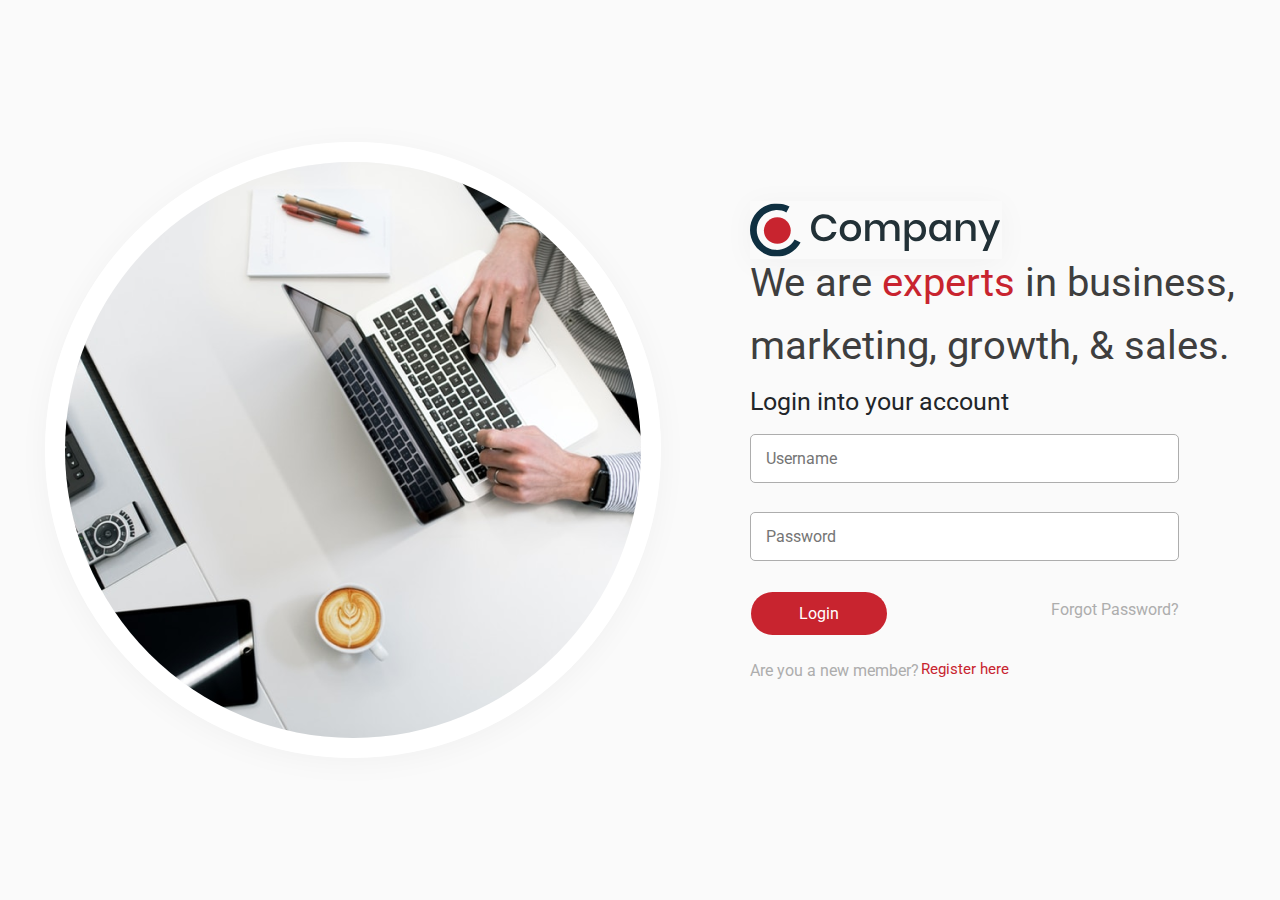
<file: HTML Training Assignment/index.html>
<!DOCTYPE html>
<html lang="en">
  <head>
    <meta charset="UTF-8" />
    <meta http-equiv="X-UA-Compatible" content="IE=edge" />
    <meta name="viewport" content="width=device-width, initial-scale=1.0" />
    <title>Login</title>
    <link rel="stylesheet" href="./css/bootstrap.min.css" />
    <link rel="stylesheet" href="./css/style.css" />
  </head>
  <body>
    <div class="landing_page">
      <section class="hero">
        <img
          src="./images/hero-image.png"
          alt="hero_image"
          class="hero_image"
        />
      </section>
      <section class="info">
        <div class="desc">
          <!-- <header class="heading_wrapper"> -->
          <img
            src="./images/header-logo.svg"
            alt="header logo"
            class="img-fluid header_image"
          />
          <div class="header_desc">
            <p class="line">We are <span>experts</span> in business,</p>
            <p class="line">marketing, growth, & sales.</p>
          </div>
          <p>Login into your account</p>
          <!-- </header> -->
        </div>
        <form class="login">
          <input type="text" name="username" placeholder="Username" />
          <input type="password" name="password" placeholder="Password" />
          <div class="button_wrapper">
            <button type="submit" class="btn btn_login">Login</button>
            <p>Forgot Password?</p>
          </div>
          <div class="register">
            <p>Are you a new member?</p>
            <a href="#">Register here</a>
          </div>
        </form>
      </section>
    </div>
  </body>
</html>
</file>
<file: HTML Training Assignment/css/style.css>
@import url("https://fonts.googleapis.com/css2?family=Roboto:wght@300;400;500;900&display=swap");

* {
  margin: 0;
  padding: 0;
  box-sizing: border-box;
  font-family: "Roboto", sans-serif;
}

*::before,
*::after {
  box-sizing: border-box;
}

body {
  background: #fafafa 0% 0% no-repeat padding-box;
  opacity: 1;
  min-height: 100vh;
  display: flex;
  justify-content: center;
  align-items: center;
}

img {
  cursor: pointer;
}

ul > li {
  list-style-type: none;
}

a {
  text-decoration: none;
  color: #000000;
}

.landing_page {
  max-width: 1560px;
  min-height: 720px;
  display: flex;
  justify-content: space-around;
  align-items: center;
  flex-basis: 100%;
  /* flex: 1; */
  /* flex-wrap: wrap; */
}

.hero_image {
  box-shadow: 0px 4px 31px #0000000a;
  border: 20px solid #ffffff;
  opacity: 1;
  border-radius: 50%;
}

.info {
  display: flex;
  flex-direction: column;
  width: fit-content;
}

.info .desc,
.info .login {
  height: 50%;
  display: flex;
  flex-direction: column;
  align-items: flex-start;
  justify-content: space-between;
}

.info .desc .header_image {
  width: 252px;
  height: 58px;
  box-shadow: 0px 4px 31px #0000000a;
}

.info .desc .header_desc {
  display: flex;
  width: fit-content;
  flex-direction: column;
}

.info .desc .header_desc .line {
  font: normal normal 300 40px/47px Roboto;
  font-weight: 400;
  letter-spacing: 0px;
  color: #3e3e3e;
  opacity: 1;
}

.info .desc .header_desc .line span {
  color: #c8242f;
}

.info .desc p {
  font: normal normal normal 25px/33px Roboto;
}

.info .login input {
  width: 429px;
  height: 49px;
  background: #ffffff 0% 0% no-repeat padding-box;
  border: 1px solid #adadad;
  border-radius: 5px;
  padding-left: 14.5px;
}

.info .login input[type="text"] {
  margin-bottom: 29px;
}

.info .login .button_wrapper {
  display: flex;
  justify-content: space-between;
  width: 429px;
}

.info .login .button_wrapper .btn_login {
  width: 138px;
  height: 45px;
  background: #c8242f 0% 0% no-repeat padding-box;
  border-radius: 23px;
  margin-top: 30.5px;
  margin-bottom: 23.13px;
  font: normal normal medium 18px/24px Roboto;
  letter-spacing: 0px;
  color: #ffffff;
}

.info .login .button_wrapper p {
  margin-top: auto;
  margin-bottom: auto;
  letter-spacing: 0px;
  color: #adadad;
}

.info .login .register {
  display: flex;
}

.info .login .register p {
  letter-spacing: 0px;
  color: #adadad;
  padding-right: 2px;
}

.info .login .register a {
  font: normal normal normal 15px/20px Roboto;
  letter-spacing: 0px;
  color: #c8242f;
}

/* Innerpage form */
.did-floating-label-content {
  position: relative;
  margin-bottom: 20px;
}
.did-floating-label {
  font-size: 13px;
  font-weight: normal;
  position: absolute;
  pointer-events: none;
  left: 15px;
  top: 11px;
  padding: 0 5px;
  background: #fff;
}

.did-floating-input:not(:placeholder-shown) ~ .did-floating-label {
  top: -8px;
  font-size: 13px;
}

.analysis {
  background: #fafafa 0% 0% no-repeat padding-box;
  padding: 0 50px;
  width: 1218px;
  height: 1749px;
}

.analysis header h3 {
  font: normal normal medium 30px/39px Roboto;
  letter-spacing: 0px;
  color: #000000;
  padding-top: 40.75px;
}

/* 
.analysis .form_wrapper {
  margin: 22px 0;
  background: #ffffff 0% 0% no-repeat padding-box;
  border-radius: 5px;
}

.analysis .form_wrapper .part {
  padding: 22.52px 29px;
}

.part > * {
  margin: 10px 0;
}

.part_heading {
  font: normal normal medium 22px/29px Roboto;
  letter-spacing: 0px;
  color: #3e3e3e;
  font-weight: bold;
}

.analysis .form_wrapper .part .col .part_1_text {
  height: 49px;
} */

.part > * {
  margin: 10px 0;
}

.analysis .form_wrapper {
  background: #ffffff 0% 0% no-repeat padding-box;
  border-radius: 5px;
}

.analysis .form_wrapper .part {
  padding: 22.52px 29px;
}

.analysis .form_wrapper .part_1 {
  display: flex;
  flex-direction: column;
}

.part h4,
.part-10 h5 {
  font: normal normal medium 22px/29px Roboto;
  letter-spacing: 0px;
  color: #3e3e3e;
}

.part .ip_text,
.part .ip_dropdown {
  height: 49px;
  border: 1px solid #adadad;
  border-radius: 5px;
  padding-left: 12px;
}

.part_1 .ip_textarea {
  height: 130px;
  /* UI Properties */
  border: 1px solid #adadad;
  padding-left: 12px;
  padding-top: 12px;
  border-radius: 5px;
}

.part-3 input[type="password"]:disabled {
  font-size: 36px;
}

.part-4 .validate_desgination {
  font: normal normal normal 12px/16px Roboto;
  letter-spacing: 0px;
  color: #ff3b3b;
  padding: 4px;
}

.part-4 .validate_username {
  font: normal normal normal 12px/16px Roboto;
  padding: 4px;
  letter-spacing: 0px;
  color: #adadad;
}

.part-4 .form-control:disabled,
.part-4 .form-select:disabled {
  background-color: #ffffff;
}

.part-5 #file-upload {
  display: none;
}

.part-5 .file_select {
  display: flex;
  align-items: center;
  gap: 19px;
}

.part-5 .custom-file-upload {
  width: 124px;
  height: 36px;
  border: 1px solid #c8242f;
  border-radius: 18px;
  display: flex;
  justify-content: center;
  align-items: center;
  cursor: pointer;
  color: #c8242f;
  gap: 4px;
}

.part-5 .file_status {
  font: normal normal normal 12px/16px Roboto;
  letter-spacing: 0px;
  color: #adadad;
}

.part-6 .rd_btn {
  font: normal normal normal 15px/20px Roboto;
  letter-spacing: 0px;
  color: #3e3e3e;
}

.part-6 .rd_btn:nth-child(3),
.part-7 .chk_btn:nth-child(3) {
  margin-left: 50px;
}

.part-8 .row-1 {
  margin-bottom: 25px;
}

.part-8 .col {
  display: flex;
  justify-content: flex-start;
  align-items: center;
  height: 44px;
  /* UI Properties */
  border: 1px solid #ff3535;
  color: #ff3535;
  border-radius: 5px;
  margin-right: 33px;
}

.part-8 img {
  width: 18px;
}

.part-8 .row-1 .col:nth-child(2) {
  border: 1px solid #00b9e1;
  color: #00b9e1;
}

.part-8 .row-2 .col:first-child {
  border: 1px solid #ffa800;
  color: #ffa800;
}

.part-8 .row-2 .col:nth-child(2) {
  border: 1px solid #00af27;
  color: #00af27;
}

.part-9 .btn_primary {
  width: 124px;
  height: 45px;
  background: #c8242f 0% 0% no-repeat padding-box;
  border-radius: 23px;

  font: normal normal medium 18px/24px Roboto;
  letter-spacing: 0px;
  color: #ffffff;
}

.part-9 .btn_primary_outline {
  width: 145px;
  height: 44px;
  border: 1px solid #c8242f;
  border-radius: 22px;
  color: #c8242f;
  font-weight: 500;

  margin-left: 25px;
}

.part-10 .tab_menu {
  display: flex;
  gap: 20px;
}

.tab {
  padding-bottom: 10px;
}

.part-10 .tab_menu .tab.active_tab {
  border-bottom: 2px solid #c8242f;
  color: #c8242f;
  width: 60px;
  text-align: center;
}

.part-10 hr {
  position: relative;
  bottom: 10px;
}

.inner_page .sidebar .sidebar_item_1 p {
  font: normal normal normal 16px/21px Roboto;
  letter-spacing: 0px;
  color: #3e3e3e;
  width: 183px;
  height: 43px;
  display: flex;
  align-items: center;
  padding-left: 14px;
}

.inner_page .sidebar .sidebar_item {
  background-color: inherit;
}

.inner_page .sidebar .sidebar_item_2 {
  background-color: #fff3f4;
  border-radius: 5px;
  font: normal normal normal 16px/21px Roboto;
  letter-spacing: 0px;
  cursor: pointer;
}

.inner_page .sidebar .sidebar_item_2 > p {
  color: #c8242f;
}

.inner_page .sidebar .sidebar_item_1 p img {
  filter: invert(24%) sepia(7%) saturate(94%) hue-rotate(314deg) brightness(88%)
    contrast(90%);
}

.inner_page .sidebar .sidebar_item_2 p img {
  filter: invert(22%) sepia(61%) saturate(3304%) hue-rotate(340deg)
    brightness(87%) contrast(97%);
}

@media screen and (width<=1160px) {
  .hero_image {
    width: 476px;
  }

  .header_image {
    width: 200px;
  }
  .info .desc .header_desc .line {
    font-size: 30px;
  }
  .info .login input,
  .info .login .button_wrapper {
    width: 390px;
  }
}

@media screen and (696px<=width<895px) {
  .hero_image {
    width: 376px;
  }

  .info .desc .header_image {
    width: 100px;
  }

  .info .desc .header_desc .line,
  .info .desc .header_desc > p {
    font-size: 22px;
    line-height: 1;
  }

  .info .login input,
  .info .login .button_wrapper {
    width: 290px;
  }
}

@media screen and (width<696px) {
  .landing_page {
    margin-top: 8px;
    flex-direction: column;
    justify-content: center;
    align-items: center;
    gap: 16px;
  }
  .hero_image {
    width: 276px;
  }
  .info .desc .header_image {
    width: 100px;
  }
  .info .desc {
    justify-content: center;
    align-items: center;
  }
  .info .desc .header_desc .line,
  .info .desc .header_desc > p {
    font-size: 22px;
    line-height: 1;
  }
  .info .login input,
  .info .login .button_wrapper {
    width: 290px;
  }
}
</file>
